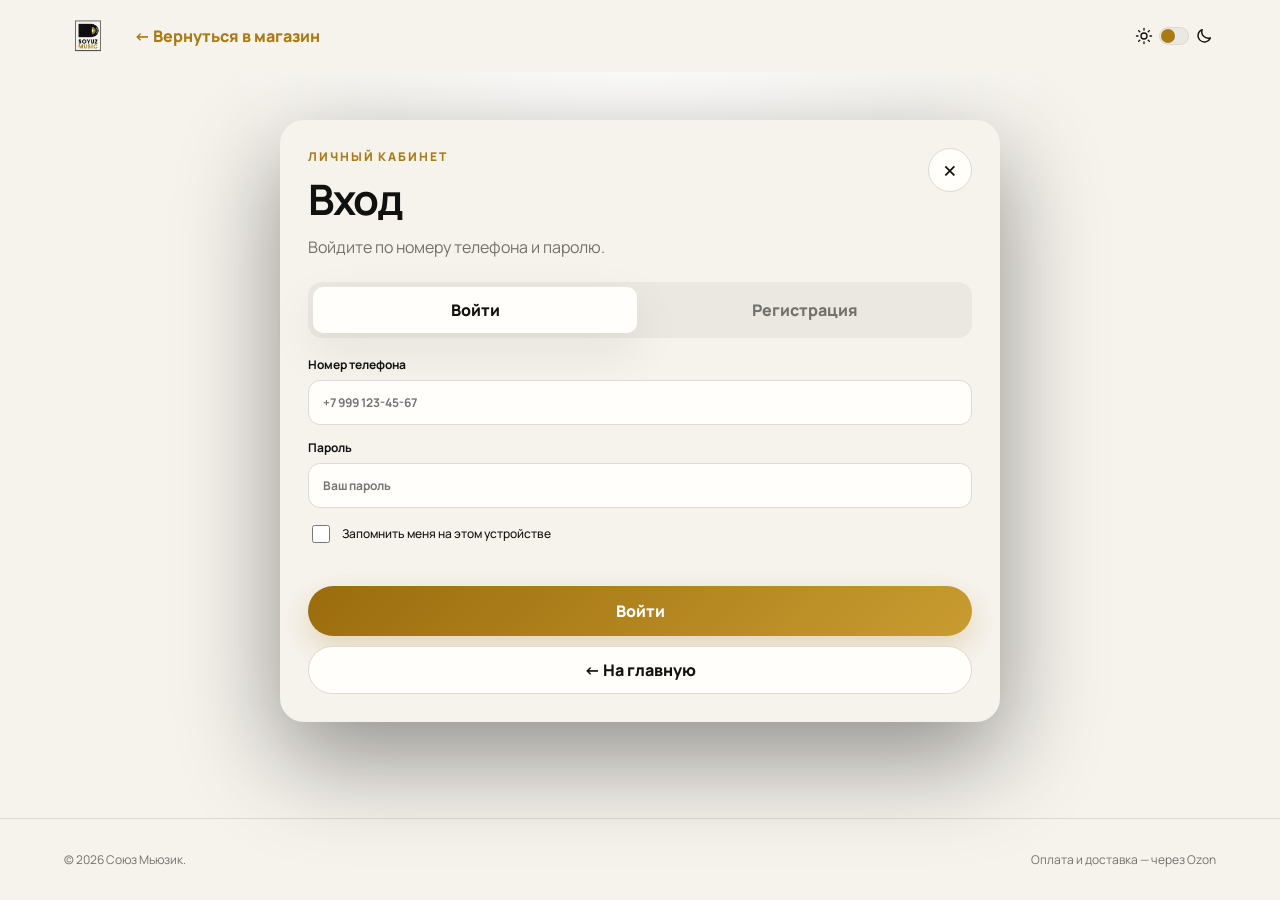
<file: account.html>
<!doctype html>
<html lang="ru">
<head>
  <meta charset="utf-8">
  <meta name="viewport" content="width=device-width, initial-scale=1">
  <meta name="theme-color" content="#f6f3ed" id="theme-color">
  <meta name="description" content="Личный кабинет интернет-магазина Союз Мьюзик.">
  <title>Личный кабинет — Союз Мьюзик</title>
  <link rel="icon" type="image/png" sizes="600x600" href="logo.png?v=31">
  <link rel="apple-touch-icon" href="logo.png?v=31">
  <link rel="preconnect" href="https://fonts.googleapis.com">
  <link rel="preconnect" href="https://fonts.gstatic.com" crossorigin>
  <link href="https://fonts.googleapis.com/css2?family=Manrope:wght@400;500;600;700;800&display=swap" rel="stylesheet">
  <script>
    const savedTheme = localStorage.getItem('soyuz-theme');
    if (savedTheme === 'light' || savedTheme === 'dark') document.documentElement.dataset.theme = savedTheme;
  </script>
  <link rel="stylesheet" href="styles.css?v=48">
  <script src="auth-config.js?v=31"></script>
  <script src="auth.js?v=47" defer></script>
  <script src="external-browser.js?v=31" defer></script>
</head>
<body class="account-page" data-page="account">
  <header class="account-page-header">
    <a class="account-page-brand" href="./" aria-label="Союз Мьюзик — вернуться в магазин">
      <img class="site-logo" src="logo-theme.png?v=12" alt="Союз Мьюзик" width="48" height="48">
    </a>
    <a class="account-back-link" href="./">← Вернуться в магазин</a>
    <button class="theme-toggle" id="theme-toggle" type="button" aria-label="Включить тёмную тему" aria-pressed="false" title="Сменить тему">
      <svg class="theme-icon-sun" aria-hidden="true" viewBox="0 0 24 24"><circle cx="12" cy="12" r="4"/><path d="M12 2v2m0 16v2M4.93 4.93l1.42 1.42m11.3 11.3 1.42 1.42M2 12h2m16 0h2M4.93 19.07l1.42-1.42m11.3-11.3 1.42-1.42"/></svg>
      <span class="theme-toggle-track" aria-hidden="true"><span class="theme-toggle-thumb"></span></span>
      <svg class="theme-icon-moon" aria-hidden="true" viewBox="0 0 24 24"><path d="M20.5 14.4A8.5 8.5 0 0 1 9.6 3.5 8.5 8.5 0 1 0 20.5 14.4Z"/></svg>
    </button>
  </header>

  <main class="account-page-shell">
    <section class="auth-dialog account-page-card" id="auth-dialog" aria-label="Личный кабинет">
      <a class="close-button auth-close" href="./" aria-label="Вернуться в магазин">×</a>
      <section class="auth-entry" id="auth-entry">
        <div class="auth-head">
          <p class="eyebrow">Личный кабинет</p>
          <h1 id="auth-title">Вход</h1>
          <p id="auth-subtitle">Войдите по номеру телефона и паролю.</p>
        </div>
        <div class="auth-tabs" role="tablist" aria-label="Вход или регистрация">
          <button class="auth-tab active" type="button" data-auth-mode="login" role="tab" aria-selected="true">Войти</button>
          <button class="auth-tab" type="button" data-auth-mode="register" role="tab" aria-selected="false">Регистрация</button>
        </div>
        <form id="auth-form">
          <label class="auth-register-field" hidden>Имя
            <input id="auth-name" type="text" autocomplete="name" maxlength="80" placeholder="Как к вам обращаться">
          </label>
          <label class="auth-register-field" hidden>Электронная почта
            <input id="auth-email" type="email" inputmode="email" autocomplete="email" maxlength="160" placeholder="name@example.com">
          </label>
          <label>Номер телефона
            <input id="auth-phone" type="tel" inputmode="tel" autocomplete="tel" placeholder="+7 999 123-45-67" required>
          </label>
          <label>Пароль
            <input id="auth-password" type="password" autocomplete="current-password" minlength="6" placeholder="Ваш пароль" required>
          </label>
          <label class="remember-row"><input id="auth-remember" type="checkbox"> Запомнить меня на этом устройстве</label>
          <p class="auth-message" id="auth-message" role="status" aria-live="polite"></p>
          <button class="primary-button auth-submit" type="submit">Войти</button>
          <button class="account-home-button auth-home-public" id="auth-home-public" type="button">← На главную</button>
        </form>
      </section>

      <div class="auth-session" id="auth-session" hidden>
        <div class="account-panel-heading">
          <p class="eyebrow">Личный кабинет</p>
          <h1 id="account-page-title">Мои данные</h1>
        </div>
        <p>Вы вошли как <strong id="auth-user-name"></strong></p>
        <form class="auth-profile" id="auth-profile-form">
          <label>Имя
            <input id="auth-profile-name" type="text" autocomplete="name" maxlength="80" required>
          </label>
          <label>Электронная почта для уведомлений
            <input id="auth-profile-email" type="email" inputmode="email" autocomplete="email" maxlength="160" required>
          </label>
          <p class="auth-profile-phone">Логин: <strong id="auth-user-phone"></strong></p>
          <p class="auth-message" id="auth-profile-message" role="status" aria-live="polite"></p>
          <button class="primary-button auth-profile-save" type="submit">Сохранить данные</button>
        </form>
        <section class="auth-waitlist" aria-labelledby="auth-waitlist-title">
          <div class="auth-waitlist-head">
            <h2 id="auth-waitlist-title">Мой лист ожидания</h2>
            <span id="auth-waitlist-count">0</span>
          </div>
          <div class="auth-waitlist-list" id="auth-waitlist-list">
            <p class="auth-waitlist-empty">Список пока пуст.</p>
          </div>
        </section>
        <section class="auth-newsletter" aria-labelledby="auth-newsletter-title">
          <div class="auth-newsletter-head">
            <div>
              <h2 id="auth-newsletter-title">Анонсы новинок</h2>
              <p>Выберите, о каких новых поступлениях присылать письма.</p>
            </div>
            <label class="newsletter-switch">
              <input id="newsletter-enabled" type="checkbox">
              <span>Подписаться</span>
            </label>
          </div>
          <form id="newsletter-form">
            <fieldset id="newsletter-options" disabled>
              <legend>Какие новинки присылать</legend>
              <label><input type="radio" name="newsletter-scope" value="all" checked> Все новинки</label>
              <label><input type="radio" name="newsletter-scope" value="import"> Только импортные издания</label>
              <label><input type="radio" name="newsletter-scope" value="russian"> Только российские издания</label>
              <label><input type="radio" name="newsletter-scope" value="artist"> Только выбранный артист</label>
              <label class="newsletter-artist-field" id="newsletter-artist-field" hidden>
                Артист
                <input id="newsletter-artist" type="search" list="newsletter-artists" autocomplete="off" placeholder="Начните вводить имя артиста">
                <datalist id="newsletter-artists"></datalist>
              </label>
            </fieldset>
            <p class="auth-message" id="newsletter-message" role="status" aria-live="polite"></p>
            <button class="primary-button newsletter-save" type="submit">Сохранить подписку</button>
          </form>
        </section>
        <div class="account-panel-actions">
          <button class="account-home-button" id="auth-home" type="button">← На главную</button>
          <button class="account-logout-button" id="auth-logout" type="button">Выйти</button>
        </div>
        <button class="danger-button" id="auth-delete" type="button">Удалить аккаунт</button>
      </div>
    </section>
  </main>

  <footer class="account-page-footer">
    <p>© 2026 Союз Мьюзик.</p>
    <p>Оплата и доставка — через Ozon</p>
  </footer>

  <script>
    const themeButton = document.querySelector('#theme-toggle');
    const themeMedia = window.matchMedia('(prefers-color-scheme: dark)');
    const currentTheme = () => document.documentElement.dataset.theme || (themeMedia.matches ? 'dark' : 'light');
    const renderTheme = () => {
      const dark = currentTheme() === 'dark';
      themeButton.dataset.theme = dark ? 'dark' : 'light';
      themeButton.setAttribute('aria-pressed', String(dark));
      themeButton.setAttribute('aria-label', dark ? 'Включить светлую тему' : 'Включить тёмную тему');
      document.querySelector('#theme-color').content = dark ? '#11100e' : '#f6f3ed';
    };
    themeButton.addEventListener('click', () => {
      const nextTheme = currentTheme() === 'dark' ? 'light' : 'dark';
      document.documentElement.dataset.theme = nextTheme;
      localStorage.setItem('soyuz-theme', nextTheme);
      renderTheme();
    });
    renderTheme();
  </script>
</body>
</html>
</file>
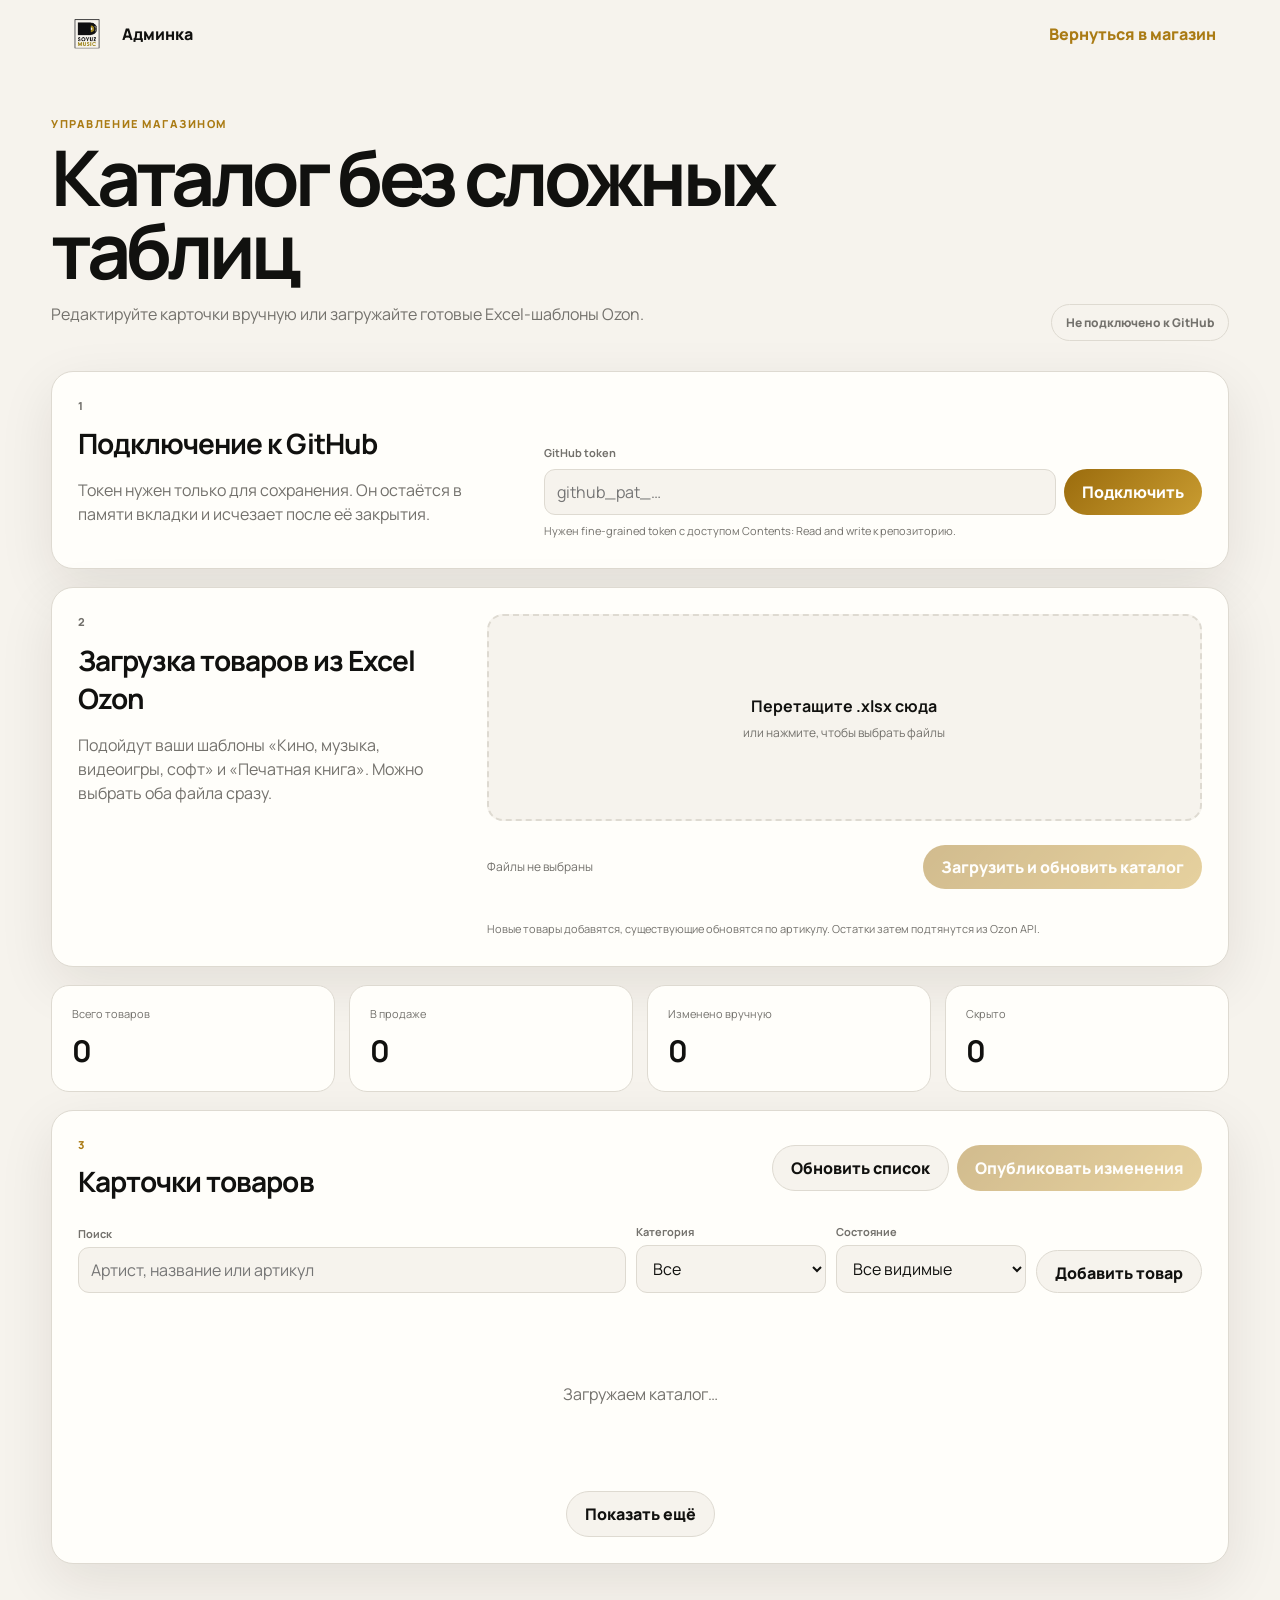
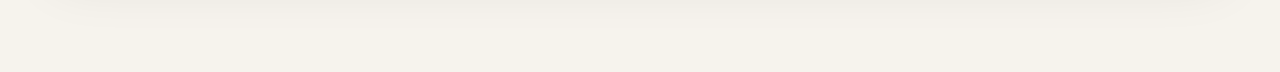
<file: admin.html>
<!doctype html>
<html lang="ru">
<head>
  <meta charset="utf-8">
  <meta name="viewport" content="width=device-width, initial-scale=1">
  <meta name="color-scheme" content="light dark">
  <meta name="theme-color" content="#f6f3ed" media="(prefers-color-scheme: light)">
  <meta name="theme-color" content="#11100e" media="(prefers-color-scheme: dark)">
  <meta name="robots" content="noindex,nofollow">
  <title>Админка — Союз Мьюзик</title>
  <link rel="preconnect" href="https://fonts.googleapis.com">
  <link rel="preconnect" href="https://fonts.gstatic.com" crossorigin>
  <link href="https://fonts.googleapis.com/css2?family=Manrope:wght@400;500;600;700;800&display=swap" rel="stylesheet">
  <link rel="stylesheet" href="admin.css?v=16">
  <script src="admin.js?v=16" defer></script>
</head>
<body>
  <header class="admin-header">
    <a class="admin-brand" href="index.html"><img src="logo-theme.png?v=12" alt="Союз Мьюзик"><span>Админка</span></a>
    <a class="back-link" href="index.html">Вернуться в магазин</a>
  </header>

  <main class="admin-shell">
    <section class="admin-intro">
      <div><p class="eyebrow">Управление магазином</p><h1>Каталог без сложных таблиц</h1><p>Редактируйте карточки вручную или загружайте готовые Excel-шаблоны Ozon.</p></div>
      <span class="connection-badge" id="connection-badge">Не подключено к GitHub</span>
    </section>

    <section class="setup-card" aria-labelledby="github-title">
      <div>
        <p class="step-number">1</p>
        <h2 id="github-title">Подключение к GitHub</h2>
        <p>Токен нужен только для сохранения. Он остаётся в памяти вкладки и исчезает после её закрытия.</p>
      </div>
      <div class="token-form">
        <label for="github-token">GitHub token</label>
        <div><input id="github-token" type="password" autocomplete="off" spellcheck="false" placeholder="github_pat_…"><button class="primary-button" id="connect-github" type="button">Подключить</button></div>
        <p id="github-status" class="field-status" role="status" aria-live="polite">Нужен fine-grained token с доступом Contents: Read and write к репозиторию.</p>
      </div>
    </section>

    <section class="excel-card" aria-labelledby="excel-title">
      <div>
        <p class="step-number">2</p>
        <h2 id="excel-title">Загрузка товаров из Excel Ozon</h2>
        <p>Подойдут ваши шаблоны «Кино, музыка, видеоигры, софт» и «Печатная книга». Можно выбрать оба файла сразу.</p>
      </div>
      <div class="drop-zone" id="drop-zone">
        <input id="excel-files" type="file" accept=".xlsx" multiple>
        <strong>Перетащите .xlsx сюда</strong>
        <span>или нажмите, чтобы выбрать файлы</span>
      </div>
      <div class="excel-actions">
        <div id="excel-file-list" class="excel-file-list"><span>Файлы не выбраны</span></div>
        <button class="primary-button" id="upload-excel" type="button" disabled>Загрузить и обновить каталог</button>
      </div>
      <p id="excel-status" class="field-status" role="status" aria-live="polite">Новые товары добавятся, существующие обновятся по артикулу. Остатки затем подтянутся из Ozon API.</p>
    </section>

    <section class="stats" aria-label="Сводка каталога">
      <article><span>Всего товаров</span><strong id="stat-total">0</strong></article>
      <article><span>В продаже</span><strong id="stat-available">0</strong></article>
      <article><span>Изменено вручную</span><strong id="stat-changed">0</strong></article>
      <article><span>Скрыто</span><strong id="stat-hidden">0</strong></article>
    </section>

    <section class="catalog-admin" aria-labelledby="catalog-admin-title">
      <div class="section-head">
        <div><p class="step-number">3</p><h2 id="catalog-admin-title">Карточки товаров</h2></div>
        <div class="head-actions"><button class="secondary-button" id="refresh-data" type="button">Обновить список</button><button class="primary-button" id="publish-changes" type="button" disabled>Опубликовать изменения</button></div>
      </div>
      <div class="admin-toolbar">
        <label class="search-field"><span>Поиск</span><input id="admin-search" type="search" placeholder="Артист, название или артикул"></label>
        <label><span>Категория</span><select id="admin-category"><option value="all">Все</option><option value="vinyl">Винил</option><option value="cd">CD</option><option value="tape">Кассеты</option><option value="book">Книги</option><option value="movie">Фильмы</option></select></label>
        <label><span>Состояние</span><select id="admin-state"><option value="visible">Все видимые</option><option value="changed">Изменённые</option><option value="manual">Добавленные вручную</option><option value="hidden">Скрытые</option></select></label>
        <button class="secondary-button add-button" id="add-product" type="button">Добавить товар</button>
      </div>
      <p class="unsaved-note" id="unsaved-note" hidden>Есть неопубликованные изменения.</p>
      <div class="product-admin-list" id="product-admin-list"><p class="loading">Загружаем каталог…</p></div>
      <button class="secondary-button load-more-admin" id="load-more-admin" type="button" hidden>Показать ещё</button>
    </section>
  </main>

  <dialog class="editor-dialog" id="editor-dialog">
    <form id="product-form">
      <div class="editor-head"><div><p class="eyebrow">Карточка товара</p><h2 id="editor-title">Редактирование</h2></div><button class="close-button" id="editor-close" type="button" aria-label="Закрыть">×</button></div>
      <div class="editor-grid">
        <label>Артикул<input name="id" required></label>
        <label>Категория<select name="category" required><option value="vinyl">Винил</option><option value="cd">CD</option><option value="tape">Кассета</option><option value="book">Книга</option><option value="movie">Фильм</option></select></label>
        <label class="wide">Артист / автор<input name="artist" required></label>
        <label class="wide">Название<input name="title" required></label>
        <label>Цена, ₽<input name="price" type="number" min="0" step="1" required></label>
        <label>Зачёркнутая цена, ₽<input name="oldPrice" type="number" min="0" step="1"></label>
        <label>Остаток<input name="stock" type="number" min="0" step="1"></label>
        <label class="check-label"><input name="available" type="checkbox"> В продаже</label>
        <label>Год издания<input name="year" type="number" min="0" max="2100"></label>
        <label>Дата публикации<input name="publishedAt" type="date"></label>
        <label>Носитель / формат<input name="format"></label>
        <label>Короткая деталь<input name="detail"></label>
        <label>Жанр<input name="genre"></label>
        <label>Издатель<input name="publisher"></label>
        <label class="wide">Ссылка на главное фото<input name="image" type="url"></label>
        <label class="wide">Все фото, по одной ссылке в строке<textarea name="images" rows="4"></textarea></label>
        <label class="wide">Описание<textarea name="description" rows="7"></textarea></label>
        <label class="wide">Характеристики: одна строка «Название: значение»<textarea name="specs" rows="7"></textarea></label>
      </div>
      <div class="image-preview"><img id="editor-image" alt="Предпросмотр изображения" hidden><span id="editor-image-empty">Нет изображения</span></div>
      <div class="editor-actions"><button class="secondary-button" id="editor-cancel" type="button">Отмена</button><button class="primary-button" type="submit">Сохранить в черновик</button></div>
    </form>
  </dialog>

  <div class="admin-toast" id="admin-toast" role="status" aria-live="polite"></div>
</body>
</html>
</file>
<file: styles.css>
:root {
  color-scheme: light;
  --ink: #11110f;
  --paper: #f6f3ed;
  --white: #fffefa;
  --muted: #73716c;
  --line: #dedad1;
  --gold: #aa7b14;
  --gold-light: #d5ae4b;
  --green: #19833e;
  --shadow: 0 18px 50px rgba(30, 24, 12, .08);
  --header-bg: rgba(246,243,237,.96);
  --surface-soft: #ebe8e2;
  --hero-glow: #fff;
  --body-text: #3e3c38;
  --callout-bg: #11110f;
  --callout-text: #fff;
  --panel-translucent: rgba(255,254,250,.88);
  --counter-bg: #11110f;
  --counter-text: #fff;
  --disabled-bg: #d4d0c8;
  --waitlist-bg: #d8d6d0;
  --waitlist-text: #45423d;
}

@media (prefers-color-scheme: dark) {
  :root:not([data-theme="light"]) {
    color-scheme: dark;
    --ink: #f4f1e9;
    --paper: #11100e;
    --white: #1a1916;
    --muted: #aaa69c;
    --line: #3b3831;
    --gold: #c69220;
    --gold-light: #e2ba59;
    --green: #54c97a;
    --shadow: 0 18px 50px rgba(0, 0, 0, .28);
    --header-bg: rgba(17,16,14,.96);
    --surface-soft: #26241f;
    --hero-glow: #26231d;
    --body-text: #d4d0c7;
    --callout-bg: #090907;
    --callout-text: #f8f5ed;
    --panel-translucent: rgba(26,25,22,.9);
    --counter-bg: #f4f1e9;
    --counter-text: #11110f;
    --disabled-bg: #4a463f;
    --waitlist-bg: #45423c;
    --waitlist-text: #f4f1e9;
  }
  :root:not([data-theme="light"]) .site-logo { filter: brightness(0) saturate(100%) invert(72%) sepia(66%) saturate(684%) hue-rotate(358deg) brightness(91%) contrast(87%); }
}

:root[data-theme="dark"] {
  color-scheme: dark;
  --ink: #f4f1e9;
  --paper: #11100e;
  --white: #1a1916;
  --muted: #aaa69c;
  --line: #3b3831;
  --gold: #c69220;
  --gold-light: #e2ba59;
  --green: #54c97a;
  --shadow: 0 18px 50px rgba(0, 0, 0, .28);
  --header-bg: rgba(17,16,14,.96);
  --surface-soft: #26241f;
  --hero-glow: #26231d;
  --body-text: #d4d0c7;
  --callout-bg: #090907;
  --callout-text: #f8f5ed;
  --panel-translucent: rgba(26,25,22,.9);
  --counter-bg: #f4f1e9;
  --counter-text: #11110f;
  --disabled-bg: #4a463f;
  --waitlist-bg: #45423c;
  --waitlist-text: #f4f1e9;
}
:root[data-theme="dark"] .site-logo { filter: brightness(0) saturate(100%) invert(72%) sepia(66%) saturate(684%) hue-rotate(358deg) brightness(91%) contrast(87%); }
:root[data-theme="light"] .site-logo { filter: none; }

* { box-sizing: border-box; }
[hidden] { display: none !important; }
html { scroll-behavior: smooth; }
body { margin: 0; background: var(--paper); color: var(--ink); font-family: Manrope, Arial, sans-serif; }
button, input, select { font: inherit; }
button, a { -webkit-tap-highlight-color: transparent; }
a { color: inherit; }
.sr-only { position: absolute; width: 1px; height: 1px; padding: 0; margin: -1px; overflow: hidden; clip: rect(0,0,0,0); white-space: nowrap; border: 0; }
.site-header { height: 70px; display: grid; grid-template-columns: auto auto minmax(240px, 1fr) auto auto auto auto auto; gap: 14px; align-items: center; padding: 0 4vw; background: var(--header-bg); border: 0; box-shadow: none; position: sticky; top: 0; z-index: 50; backdrop-filter: blur(16px); }
.brand img { width: 50px; height: 50px; object-fit: contain; display: block; }
.site-logo { background: transparent; transition: filter .2s ease; }
.main-nav { display: flex; align-items: center; gap: 10px; }
.main-nav a { text-decoration: none; font-weight: 700; padding: 8px 16px; border-radius: 999px; }
.main-nav a.active, .main-nav a:hover { background: linear-gradient(135deg, var(--gold), #c79a2c); color: white; }
.header-search { max-width: 520px; width: 100%; justify-self: end; background: var(--surface-soft); border-radius: 999px; display: flex; align-items: center; gap: 12px; padding: 0 4px 0 22px; }
.header-search svg { width: 24px; fill: none; stroke: currentColor; stroke-width: 2; }
.header-search input { width: 100%; border: 0; outline: 0; background: transparent; padding: 9px 0; }
.search-button { flex: 0 0 auto; border: 0; border-radius: 999px; padding: 8px 16px; background: linear-gradient(135deg, var(--gold), #c79a2c); color: white; font-weight: 800; cursor: pointer; }
.search-button:hover { filter: brightness(1.06); }
.icon-button { width: 42px; height: 42px; padding: 8px; border: 0; background: transparent; position: relative; cursor: pointer; }
.icon-button svg { width: 100%; fill: none; stroke: currentColor; stroke-width: 1.8; stroke-linecap: round; stroke-linejoin: round; }
.theme-toggle { width: 84px; height: 42px; display: inline-flex; align-items: center; justify-content: center; gap: 6px; padding: 5px; border: 0; border-radius: 999px; background: transparent; color: var(--ink); cursor: pointer; }
.theme-toggle > svg { width: 18px; height: 18px; flex: 0 0 auto; fill: none; stroke: currentColor; stroke-width: 1.8; stroke-linecap: round; stroke-linejoin: round; }
.theme-toggle-track { width: 30px; height: 18px; flex: 0 0 auto; padding: 2px; border-radius: 99px; background: var(--surface-soft); box-shadow: inset 0 0 0 1px var(--line); }
.theme-toggle-thumb { display: block; width: 14px; height: 14px; border-radius: 50%; background: var(--gold); transform: translateX(0); transition: transform .2s ease; }
.theme-toggle[data-theme="dark"] .theme-toggle-thumb { transform: translateX(12px); }
.theme-toggle:focus-visible { outline: 2px solid var(--gold); outline-offset: 2px; }
.account-button { width: auto; min-width: 42px; display: inline-flex; align-items: center; gap: 7px; }
.account-button svg { width: 26px; }
.account-label { max-width: 92px; overflow: hidden; text-overflow: ellipsis; white-space: nowrap; font-size: 11px; font-weight: 800; }
.counter { position: absolute; right: 0; top: 0; display: grid; place-items: center; min-width: 21px; height: 21px; padding: 0 5px; border-radius: 99px; background: var(--counter-bg); color: var(--counter-text); font-size: 11px; font-weight: 800; }
.counter.gold { background: var(--gold); color: white; }
.menu-toggle { display: none; }

.hero { min-height: 460px; padding: 36px 5vw 22px; display: grid; grid-template-columns: 1.02fr .98fr; gap: 3vw; overflow: hidden; position: relative; background: radial-gradient(circle at 55% 10%, var(--hero-glow) 0, transparent 35%), var(--paper); }
.hero-copy { align-self: center; position: relative; z-index: 2; }
.eyebrow { margin: 0 0 14px; color: var(--gold); font-size: 12px; font-weight: 800; letter-spacing: .16em; text-transform: uppercase; }
h1 { margin: 0; font-size: clamp(44px, 4.2vw, 72px); line-height: .97; letter-spacing: -.055em; }
h1 em { color: var(--gold); font-style: normal; }
.hero-subtitle { font-size: clamp(18px, 1.7vw, 24px); color: var(--muted); margin: 20px 0 22px; }
.primary-button { display: inline-flex; align-items: center; justify-content: center; gap: 16px; min-width: 230px; padding: 14px 26px; border: 0; border-radius: 999px; text-decoration: none; color: white; font-weight: 800; background: linear-gradient(135deg, #9b6c0d, #c99c31); box-shadow: 0 12px 30px rgba(168, 120, 17, .24); cursor: pointer; }
.primary-button:hover { transform: translateY(-2px); }
.primary-button span { font-size: 22px; }
.hero-points { position: relative; z-index: 3; display: flex; flex-wrap: wrap; gap: 8px 20px; margin-top: 22px; padding-bottom: 6px; color: var(--muted); font-size: 12px; font-weight: 600; }
.hero-points span::before { content: "✓"; color: var(--gold); margin-right: 7px; font-weight: 900; }
.hero-art { position: relative; min-height: 420px; align-self: stretch; }
.hero-vinyl-wrap { position: absolute; z-index: 1; width: min(55vw, 900px); max-width: none; right: -6vw; top: 50%; transform: translateY(-50%); }
.hero-vinyl-reference { display: block; width: 100%; height: auto; filter: drop-shadow(0 28px 45px rgba(41,31,15,.16)); }

.category-strip { display: grid; grid-template-columns: repeat(4, minmax(0, 1fr)); gap: 14px; min-width: 0; padding: 0 2vw 28px; }
#categories { scroll-margin-top: 128px; }
.category-card { appearance: none; width: 100%; min-width: 0; aspect-ratio: 2.45; min-height: 0; border: 0; outline: 0; border-radius: 12px; padding: 0; cursor: pointer; overflow: hidden; position: relative; background: #12110f; box-shadow: none; clip-path: inset(1px round 12px); }
.category-card:focus-visible { outline: 2px solid var(--gold); outline-offset: 3px; }
.category-card img { display: block; position: absolute; max-width: none; pointer-events: none; }
.vinyl-card img { --crop-center-x: 14.2%; width: 411.12%; height: 509.78%; left: -8.34%; top: -336.79%; }
.cd-card img { --crop-center-x: 38.5%; width: 446.24%; height: 509.78%; left: -121.61%; top: -336.79%; }
.tape-card img { --crop-center-x: 62.5%; width: 422.86%; height: 509.78%; left: -214.05%; top: -336.79%; }
.book-card img { --crop-center-x: 86.8%; width: 433.18%; height: 509.78%; left: -325.86%; top: -336.79%; }
.category-card:hover { transform: translateY(-4px); }

@media (prefers-color-scheme: dark) {
  :root:not([data-theme="light"]) .category-card { clip-path: inset(0 round 12px); }
  :root:not([data-theme="light"]) .category-card img { transform: scale(1.04); transform-origin: var(--crop-center-x) 75.9%; }
}
:root[data-theme="dark"] .category-card { clip-path: inset(0 round 12px); }
:root[data-theme="dark"] .category-card img { transform: scale(1.04); transform-origin: var(--crop-center-x) 75.9%; }

.about { scroll-margin-top: 70px; display: grid; grid-template-columns: minmax(280px, .9fr) minmax(360px, 1.1fr); gap: clamp(32px, 5vw, 76px); padding: clamp(48px, 6vw, 84px) 7vw; background: var(--white); border-block: 1px solid var(--line); }
.about-heading { align-self: start; position: sticky; top: 98px; }
.about-heading h2 { margin: 12px 0 0; max-width: 620px; font-size: clamp(38px, 5vw, 72px); line-height: .98; letter-spacing: -.055em; }
.about-heading h2 em { color: var(--gold); font-style: normal; }
.about-copy { max-width: 760px; font-size: clamp(17px, 1.35vw, 22px); line-height: 1.65; color: var(--body-text); }
.about-copy p { margin: 0 0 24px; }
.about-copy p:first-child { color: var(--ink); font-size: 1.15em; font-weight: 800; }
.about-signature { color: var(--ink); font-weight: 700; }
.detail-name-details { min-height: 0; margin-top: 4px; }

.catalog-section { padding: 64px 4vw; }
.catalog-heading { display: flex; align-items: end; justify-content: space-between; gap: 30px; margin-bottom: 30px; }
.catalog-heading h2, .integration-callout h2, .cart-dialog h2 { margin: 0; font-size: clamp(38px, 5vw, 70px); letter-spacing: -.05em; }
.catalog-heading > div > p:last-child { color: var(--muted); margin-bottom: 0; }
.catalog-back-button { margin-top: 14px; border: 0; border-radius: 999px; padding: 11px 17px; background: var(--gold); color: #fff; font: inherit; font-weight: 800; cursor: pointer; }
.catalog-back-button[hidden] { display: none; }
.catalog-tools { display: flex; align-items: end; gap: 12px; }
.catalog-tools label { color: var(--muted); font-size: 12px; }
select { display: block; margin-top: 6px; min-width: 220px; padding: 12px 42px 12px 16px; border: 1px solid var(--line); border-radius: 999px; background: var(--white); color: var(--ink); }
.filter-toggle { display: none; border: 1px solid var(--line); padding: 12px 18px; border-radius: 999px; background: var(--white); }
.catalog-layout { display: grid; grid-template-columns: 260px 1fr; gap: 24px; }
.filters { align-self: start; position: sticky; top: 86px; max-height: calc(100svh - 102px); overflow-y: auto; overscroll-behavior: contain; scrollbar-gutter: stable; padding: 24px; border: 1px solid var(--line); border-radius: 16px; background: var(--panel-translucent); box-shadow: var(--shadow); }
.filters::-webkit-scrollbar { width: 8px; }
.filters::-webkit-scrollbar-thumb { border: 2px solid transparent; border-radius: 99px; background: color-mix(in srgb, var(--gold) 55%, transparent); background-clip: padding-box; }
.filter-group { padding: 6px 0 20px; border-bottom: 1px solid var(--line); margin-bottom: 18px; }
.filter-group h3 { font-size: 15px; margin: 0 0 14px; }
.filter-group label { display: flex; align-items: center; gap: 10px; margin: 11px 0; font-size: 13px; cursor: pointer; }
.filter-group label span { margin-left: auto; color: var(--muted); }
.filter-group input[type="radio"], .filter-group input[type="checkbox"] { accent-color: var(--gold); width: 17px; height: 17px; }
.filter-search-label { display: block !important; margin: 0 0 8px !important; color: var(--muted); font-size: 11px !important; cursor: default !important; }
.filter-search { width: 100%; min-width: 0; margin: 0; border: 1px solid var(--line); border-radius: 10px; padding: 10px 12px; background: var(--white); color: var(--ink); outline: 0; }
.filter-search:focus { border-color: var(--gold); box-shadow: 0 0 0 3px color-mix(in srgb, var(--gold) 18%, transparent); }
.artist-combobox { position: relative; }
.artist-dropdown { position: absolute; z-index: 25; inset: calc(100% + 6px) 0 auto; max-height: 310px; overflow-y: auto; overscroll-behavior: contain; padding: 6px; border: 1px solid var(--line); border-radius: 12px; background: var(--white); box-shadow: var(--shadow); }
.artist-dropdown[hidden] { display: none; }
.artist-letter { position: sticky; top: -6px; z-index: 1; padding: 7px 8px 5px; background: var(--white); color: var(--gold); font-size: 11px; font-weight: 800; letter-spacing: .12em; }
.artist-option { display: block; width: 100%; border: 0; border-radius: 8px; padding: 8px; background: transparent; color: var(--ink); text-align: left; font-size: 12px; cursor: pointer; }
.artist-option:hover, .artist-option:focus { outline: 0; background: var(--surface-soft); }
.artist-empty { margin: 0; padding: 10px; color: var(--muted); font-size: 12px; }
.range-label { display: block !important; }
.range-label > span { display: flex; justify-content: space-between; color: var(--muted); }
.range-label input { width: 100%; accent-color: var(--gold); margin-top: 14px; }
.text-button { border: 0; background: none; color: var(--gold); font-weight: 800; padding: 0; cursor: pointer; }
.filter-reset-button { width: 100%; margin-bottom: 18px; border: 1px solid var(--gold); border-radius: 999px; padding: 11px 14px; background: transparent; color: var(--gold); font-weight: 800; cursor: pointer; }
.filter-reset-button:hover { background: var(--gold); color: #fff; }
.product-grid { display: grid; grid-template-columns: repeat(3, minmax(0,1fr)); gap: 16px; }
.product-card { border: 1px solid var(--line); border-radius: 16px; background: var(--white); overflow: hidden; box-shadow: var(--shadow); transition: transform .2s ease, box-shadow .2s ease; cursor: pointer; }
.product-card:hover { transform: translateY(-4px); box-shadow: 0 22px 60px rgba(30,24,12,.13); }
.cover { aspect-ratio: 1.08; margin: 10px; border-radius: 11px; position: relative; overflow: hidden; display: grid; place-items: center; color: white; background: var(--cover); }
.cover-image { position: absolute; inset: 0; width: 100%; height: 100%; min-width: 0; min-height: 0; object-fit: contain; object-position: center; display: block; background: var(--surface-soft); }
.cover.has-image::before, .cover.has-image::after { display: none; }
.cover::before { content: ""; width: 70%; aspect-ratio: 1; border-radius: 50%; background: repeating-radial-gradient(circle, #151515 0 4px, #292929 5px 6px, #111 7px 10px); box-shadow: 0 12px 24px rgba(0,0,0,.3); }
.cover::after { content: attr(data-mark); position: absolute; inset: auto 16px 14px; font-size: 24px; line-height: .9; font-weight: 800; text-transform: uppercase; letter-spacing: -.04em; white-space: pre-line; }
.product-card[data-category="cd"] .cover::before { border-radius: 50%; background: conic-gradient(#f04, #ffb000, #2ad7ff, #863cff, #f04); }
.product-card[data-category="tape"] .cover::before { border-radius: 12px; aspect-ratio: 1.65; background: linear-gradient(#bababa, #333); box-shadow: inset 0 0 0 12px rgba(255,255,255,.45); }
.product-card[data-category="book"] .cover::before { border-radius: 4px; width: 50%; aspect-ratio: .72; background: linear-gradient(90deg, #d1b16a 0 8%, #151412 9% 100%); }
.product-title-row { display: grid; grid-template-columns: minmax(0, 1fr) auto; gap: 10px; align-items: start; }
.product-title-copy, .product-title-row h3 { min-width: 0; }
.favorite-button { position: static; width: 38px; height: 38px; margin-top: -3px; border-radius: 50%; border: 1px solid var(--line); background: var(--surface-soft); color: var(--ink); display: grid; place-items: center; flex: 0 0 auto; font-size: 22px; cursor: pointer; }
.favorite-button.active { color: #c1102b; }
.badge { position: absolute; left: 14px; bottom: 14px; padding: 7px 12px; border-radius: 999px; background: var(--gold); color: white; font-size: 11px; font-weight: 800; z-index: 2; }
.product-info { padding: 8px 18px 18px; }
.product-info h3 { font-size: 19px; line-height: 1.15; margin: 0 0 3px; }
.product-info h4 { margin: 5px 0 0; font-size: 16px; line-height: 1.25; }
.album-details { color: var(--muted); font-size: 12px; line-height: 1.35; margin: 7px 0 12px; min-height: 33px; }
.album-details.empty { visibility: hidden; }
.chips { display: flex; flex-wrap: wrap; gap: 6px; margin-bottom: 12px; }
.chips span { border: 1px solid var(--line); padding: 4px 9px; border-radius: 99px; font-size: 11px; }
.price-row { display: flex; justify-content: space-between; align-items: center; margin-bottom: 14px; }
.price { font-size: 24px; font-weight: 800; letter-spacing: -.04em; }
.stock { color: var(--green); font-size: 11px; font-weight: 800; }
.stock.out { color: #a74836; }
.buy-button { width: 100%; padding: 13px 16px; border: 0; border-radius: 999px; background: linear-gradient(135deg, #9b6c0d, #c99c31); color: white; font-weight: 800; cursor: pointer; }
.buy-button[data-waitlist] { background: var(--waitlist-bg); color: var(--waitlist-text); }
.buy-button[data-waiting="true"] { background: #17813b; color: #fff; }
.buy-button[data-waiting="true"]:hover { background: #126d31; }
.buy-button:disabled { background: var(--disabled-bg); cursor: not-allowed; }
.empty-state { text-align: center; padding: 80px 20px; border: 1px dashed var(--line); border-radius: 16px; }
.loading { grid-column: 1 / -1; padding: 80px 20px; text-align: center; color: var(--muted); }
.load-more { display: block; margin: 28px auto 0; padding: 14px 28px; border: 1px solid var(--gold); border-radius: 999px; background: transparent; color: var(--gold); font-weight: 800; cursor: pointer; }
.load-more:hover { background: var(--gold); color: white; }

.integration-callout { margin: 0 4vw 70px; padding: 54px; border-radius: 24px; display: grid; grid-template-columns: 1.2fr 1fr auto; gap: 50px; align-items: end; background: var(--callout-bg); color: var(--callout-text); }
.integration-callout h2 { font-size: clamp(36px, 4vw, 60px); }
.integration-callout > p { color: #c9c5bc; line-height: 1.7; margin: 0; }
.integration-callout > a { color: var(--gold-light); font-weight: 800; }
footer { min-height: 90px; padding: 20px 5vw; border-top: 1px solid var(--line); display: flex; gap: 28px; align-items: center; color: var(--muted); font-size: 12px; }
footer img { object-fit: contain; }
footer p:last-child { margin-left: auto; }
.admin-link { color: var(--gold); font-weight: 800; text-decoration: none; }
.admin-link:hover { text-decoration: underline; }

.account-page { min-height: 100svh; display: flex; flex-direction: column; background: radial-gradient(circle at 50% 0, var(--hero-glow), transparent 38%), var(--paper); }
.account-page-header { min-height: 72px; display: flex; align-items: center; gap: 18px; padding: 10px 5vw; background: var(--header-bg); position: sticky; top: 0; z-index: 10; backdrop-filter: blur(16px); }
.account-page-brand { display: block; margin-right: 4px; }
.account-page-brand img { display: block; width: 48px; height: 48px; object-fit: contain; }
.account-back-link { margin-right: auto; color: var(--gold); font-weight: 800; text-decoration: none; }
.account-back-link:hover { text-decoration: underline; }
.account-page-shell { width: 100%; flex: 1; display: grid; place-items: start center; padding: clamp(24px, 4vw, 48px) 16px; }
.account-page .account-page-card { position: relative; display: block; width: min(720px, 100%); max-height: none; overflow: visible; margin: 0; }
.account-page-footer { min-height: 64px; }

.auth-dialog { width: min(460px, calc(100% - 28px)); max-height: 88vh; overflow-y: auto; border: 0; border-radius: 24px; padding: 28px; background: var(--paper); color: var(--ink); box-shadow: 0 35px 100px rgba(0,0,0,.42); }
.auth-dialog::backdrop { background: rgba(12,11,9,.62); backdrop-filter: blur(6px); }
.auth-close { float: right; }
.auth-head { padding-right: 58px; }
.auth-head h1, .auth-head h2 { margin: 0; font-size: 42px; letter-spacing: -.05em; }
.auth-head > p:last-child { color: var(--muted); }
.account-panel-heading { padding-right: 58px; }
.account-panel-heading h1, .account-panel-heading h2 { margin: 0 0 20px; font-size: 36px; letter-spacing: -.045em; }
.auth-tabs { clear: both; display: grid; grid-template-columns: 1fr 1fr; gap: 6px; margin: 24px 0 18px; padding: 5px; border-radius: 14px; background: var(--surface-soft); }
.auth-tab { border: 0; border-radius: 10px; padding: 12px; background: transparent; color: var(--muted); font-weight: 800; cursor: pointer; }
.auth-tab.active { background: var(--white); color: var(--ink); box-shadow: var(--shadow); }
#auth-form > label { display: grid; gap: 7px; margin: 14px 0; font-size: 12px; font-weight: 700; }
#auth-form input[type="tel"], #auth-form input[type="password"], #auth-form input[type="text"], #auth-form input[type="email"], .auth-profile input { width: 100%; border: 1px solid var(--line); border-radius: 12px; padding: 13px 14px; background: var(--white); color: var(--ink); outline: 0; }
#auth-form input:focus { border-color: var(--gold); box-shadow: 0 0 0 3px color-mix(in srgb, var(--gold) 18%, transparent); }
#auth-form .remember-row { display: flex; align-items: center; gap: 9px; font-weight: 500; }
.remember-row input { width: 18px; height: 18px; accent-color: var(--gold); }
.auth-message { min-height: 20px; margin: 6px 0; color: #a74836; font-size: 12px; }
.auth-message.success { color: var(--green); }
.auth-submit { width: 100%; }
.auth-home-public { width: 100%; margin-top: 10px; }
.auth-session { clear: both; padding: 0 0 8px; }
.auth-profile { display: grid; gap: 12px; margin: 20px 0; }
.auth-profile label { display: grid; gap: 7px; font-size: 12px; font-weight: 700; }
.auth-profile input:focus { border-color: var(--gold); box-shadow: 0 0 0 3px color-mix(in srgb, var(--gold) 18%, transparent); outline: 0; }
.auth-profile-phone { margin: 0; color: var(--muted); font-size: 12px; }
.auth-profile-save { width: 100%; }
.auth-waitlist { margin: 26px 0 20px; padding-top: 22px; border-top: 1px solid var(--line); }
.auth-waitlist-head { display: flex; align-items: center; justify-content: space-between; gap: 16px; margin-bottom: 12px; }
.auth-waitlist-head h3 { margin: 0; font-size: 20px; }
.auth-waitlist-head span { min-width: 28px; height: 28px; display: grid; place-items: center; border-radius: 99px; background: var(--surface-soft); color: var(--gold); font-size: 12px; font-weight: 800; }
.auth-waitlist-list { display: grid; gap: 9px; max-height: 260px; overflow-y: auto; }
.auth-waitlist-item { padding: 13px 14px; border: 1px solid var(--line); border-radius: 12px; background: var(--white); }
.auth-waitlist-item strong, .auth-waitlist-item span { display: block; }
.auth-waitlist-item strong { font-size: 13px; line-height: 1.4; }
.auth-waitlist-item span { margin-top: 6px; color: var(--green); font-size: 11px; font-weight: 800; }
.auth-waitlist-item span.ready { color: var(--gold); }
.auth-waitlist-empty { margin: 0; color: var(--muted); font-size: 12px; line-height: 1.5; }
.auth-newsletter { margin: 26px 0 20px; padding-top: 22px; border-top: 1px solid var(--line); }
.auth-newsletter-head { display: flex; align-items: start; justify-content: space-between; gap: 20px; margin-bottom: 18px; }
.auth-newsletter-head h2 { margin: 0; font-size: 20px; }
.auth-newsletter-head p { margin: 6px 0 0; color: var(--muted); font-size: 12px; line-height: 1.5; }
.newsletter-switch { display: flex; align-items: center; gap: 8px; flex: 0 0 auto; font-size: 12px; font-weight: 800; cursor: pointer; }
.newsletter-switch input { width: 19px; height: 19px; accent-color: var(--gold); }
#newsletter-form fieldset { display: grid; gap: 11px; margin: 0; border: 1px solid var(--line); border-radius: 14px; padding: 16px; background: var(--white); }
#newsletter-form fieldset:disabled { opacity: .5; }
#newsletter-form legend { padding: 0 6px; font-size: 12px; font-weight: 800; }
#newsletter-form fieldset > label { display: flex; align-items: center; gap: 9px; font-size: 13px; cursor: pointer; }
#newsletter-form input[type="radio"] { width: 17px; height: 17px; accent-color: var(--gold); }
#newsletter-form .newsletter-artist-field { display: grid; align-items: initial; gap: 7px; margin-top: 4px; font-size: 12px; font-weight: 700; }
#newsletter-form .newsletter-artist-field[hidden] { display: none; }
#newsletter-form input[type="search"] { width: 100%; border: 1px solid var(--line); border-radius: 12px; padding: 13px 14px; background: var(--paper); color: var(--ink); outline: 0; }
#newsletter-form input[type="search"]:focus { border-color: var(--gold); box-shadow: 0 0 0 3px color-mix(in srgb, var(--gold) 18%, transparent); }
.newsletter-save { width: 100%; }
.account-panel-actions { display: grid; grid-template-columns: 1fr 1fr; gap: 10px; margin-top: 20px; }
.account-home-button, .account-logout-button { border-radius: 999px; padding: 12px 16px; font-weight: 800; cursor: pointer; }
.account-home-button { border: 1px solid var(--line); background: var(--white); color: var(--ink); }
.account-home-button:hover { border-color: var(--gold); color: var(--gold); }
.account-logout-button { border: 0; background: var(--gold); color: #fff; }
.account-logout-button:hover { filter: brightness(1.08); }
.danger-button { display: block; width: 100%; margin-top: 16px; border: 1px solid #a74836; border-radius: 999px; padding: 12px 18px; background: transparent; color: #c65b48; font-weight: 800; cursor: pointer; }
.danger-button:hover { background: #a74836; color: white; }
.notification-dialog { width: min(560px, calc(100% - 28px)); max-height: 82vh; border: 0; border-radius: 24px; padding: 28px; background: var(--paper); color: var(--ink); box-shadow: 0 35px 100px rgba(0,0,0,.42); }
.notification-dialog::backdrop { background: rgba(12,11,9,.62); backdrop-filter: blur(6px); }
.notification-dialog h2 { margin: 0; font-size: clamp(34px, 5vw, 50px); letter-spacing: -.05em; }
.notification-list { display: grid; gap: 10px; margin-top: 22px; }
.notification-item { width: 100%; border: 1px solid var(--line); border-radius: 14px; padding: 16px; background: var(--white); color: var(--ink); text-align: left; cursor: pointer; }
.notification-item strong { display: block; margin-bottom: 5px; }
.notification-item span, .notification-empty { color: var(--muted); }
.notification-home { width: 100%; margin-top: 18px; }

@media (min-width: 1101px) {
  .hero { height: auto; min-height: 440px; padding-block: 24px 20px; }
  .hero-art { min-height: 0; }
  .category-strip { padding-bottom: 18px; }
  .category-card { aspect-ratio: auto; height: clamp(118px, 10.5vw, 160px); }
}

.cart-dialog { width: min(560px, calc(100% - 32px)); max-height: 82vh; border: 0; border-radius: 22px; padding: 28px; background: var(--paper); box-shadow: 0 40px 100px rgba(0,0,0,.35); }
.cart-dialog::backdrop, .product-dialog::backdrop { background: rgba(12,11,9,.62); backdrop-filter: blur(6px); }
.dialog-head { display: flex; justify-content: space-between; align-items: start; }
.cart-dialog h2 { font-size: 44px; }
.close-button { width: 44px; height: 44px; display: grid; place-items: center; border: 1px solid var(--line); border-radius: 50%; background: var(--white); color: var(--ink); font-size: 28px; line-height: 1; text-decoration: none; cursor: pointer; }
.cart-line { display: grid; grid-template-columns: 1fr auto auto; gap: 14px; align-items: center; padding: 16px 0; border-bottom: 1px solid var(--line); }
.cart-line button { border: 0; background: none; color: #a74836; cursor: pointer; }
.cart-total { display: flex; justify-content: space-between; align-items: center; padding: 24px 0; }
.cart-total strong { font-size: 26px; }
.checkout-button { width: 100%; }
.dialog-note { text-align: center; color: var(--muted); font-size: 12px; }
.product-dialog { width: min(1100px, calc(100% - 32px)); max-height: 92vh; border: 0; border-radius: 24px; padding: 28px; background: var(--paper); box-shadow: 0 40px 100px rgba(0,0,0,.4); }
.product-dialog .product-close { position: sticky; top: 0; float: right; z-index: 5; }
#product-detail { display: grid; grid-template-columns: minmax(300px, .9fr) minmax(0, 1.1fr); gap: 36px; clear: both; }
.detail-gallery { min-width: 0; }
.detail-main-image, .detail-image-placeholder { width: 100%; aspect-ratio: 1; object-fit: contain; border-radius: 16px; background: var(--white); border: 1px solid var(--line); }
.detail-image-placeholder { display: grid; place-items: center; color: var(--muted); }
.detail-thumbnails { display: grid; grid-template-columns: repeat(5, 1fr); gap: 8px; margin-top: 10px; }
.detail-thumbnails button { border: 1px solid var(--line); border-radius: 10px; background: var(--white); padding: 3px; cursor: pointer; }
.detail-thumbnails img { width: 100%; aspect-ratio: 1; object-fit: contain; display: block; }
.detail-content { min-width: 0; padding: 8px 12px 24px 0; }
.detail-content h2 { margin: 0; font-size: clamp(32px, 4vw, 56px); line-height: 1; letter-spacing: -.045em; }
.detail-title { color: var(--muted); font-size: 20px; line-height: 1.45; margin: 14px 0 22px; }
.detail-price-row { display: flex; align-items: center; justify-content: space-between; gap: 20px; padding: 18px 0; border-block: 1px solid var(--line); }
.detail-price-row strong { font-size: 32px; }
.detail-actions { display: grid; grid-template-columns: 1fr auto; gap: 10px; margin: 18px 0 30px; }
.detail-favorite { border: 1px solid var(--line); border-radius: 999px; padding: 12px 18px; background: var(--white); font-weight: 800; cursor: pointer; }
.detail-favorite.active { color: #c1102b; }
.detail-tabs { display: grid; grid-template-columns: 1fr 1fr; gap: 8px; margin-top: 28px; padding: 5px; border-radius: 14px; background: var(--surface-soft); }
.detail-tab { border: 0; border-radius: 10px; padding: 13px 16px; background: transparent; color: var(--muted); font: inherit; font-weight: 800; cursor: pointer; }
.detail-tab.active { background: var(--white); color: var(--ink); box-shadow: 0 4px 14px rgba(30,27,22,.09); }
.detail-tab:disabled { opacity: .42; cursor: default; }
.detail-tab-panel { margin-top: 18px; max-height: 360px; overflow: auto; padding-right: 8px; }
.detail-tab-panel[hidden] { display: none; }
.detail-description { margin: 0; white-space: normal; color: var(--body-text); line-height: 1.65; }
.detail-description + .tracklist-block { margin-top: 14px; }
.tracklist-block { color: var(--body-text); line-height: 1.55; }
.tracklist-block strong { display: block; margin-bottom: 6px; color: var(--ink); }
.tracklist-lines { display: grid; gap: 4px; }
.tracklist-lines > div { min-width: 0; }
.detail-empty { color: var(--muted); }
.detail-specs { margin: 0; }
.detail-specs div { display: grid; grid-template-columns: minmax(130px, .8fr) minmax(0, 1.2fr); gap: 18px; padding: 10px 0; border-bottom: 1px solid var(--line); }
.detail-specs dt { color: var(--muted); }
.detail-specs dd { margin: 0; font-weight: 600; overflow-wrap: anywhere; }
.toast { position: fixed; left: 50%; bottom: 30px; transform: translate(-50%, 30px); background: var(--callout-bg); color: var(--callout-text); padding: 13px 20px; border-radius: 99px; z-index: 100; opacity: 0; pointer-events: none; transition: .25s; }
.toast.show { opacity: 1; transform: translate(-50%,0); }
.external-browser-banner { position: fixed; z-index: 120; left: 50%; bottom: 14px; width: min(680px, calc(100% - 24px)); transform: translateX(-50%); display: grid; grid-template-columns: minmax(0,1fr) auto auto; gap: 12px; align-items: center; padding: 14px 16px; border: 1px solid var(--line); border-radius: 18px; background: var(--paper); color: var(--ink); box-shadow: 0 18px 55px rgba(0,0,0,.28); }
.external-browser-banner strong { display: block; font-size: 15px; }
.external-browser-banner span { display: block; margin-top: 3px; color: var(--muted); font-size: 12px; }
.external-browser-open { border: 0; border-radius: 999px; padding: 10px 15px; background: var(--gold); color: #fff; font: inherit; font-weight: 800; white-space: nowrap; cursor: pointer; }
.external-browser-close { width: 34px; height: 34px; border: 0; border-radius: 50%; background: var(--surface-soft); color: var(--ink); font-size: 21px; line-height: 1; cursor: pointer; }

@media (max-width: 1100px) {
  .site-header { grid-template-columns: auto auto minmax(180px,1fr) auto auto auto auto auto; gap: 8px; padding-inline: 3vw; }
  .account-label { display: none; }
  .main-nav { display: flex; position: static; padding: 0; background: none; border: 0; }
  .main-nav a:not(:first-child) { display: none; }
  .menu-toggle { display: none; }
  .product-grid { grid-template-columns: repeat(2, minmax(0,1fr)); }
  .about { gap: 46px; padding-inline: 5vw; }
}

@media (max-width: 900px) {
  .site-header { height: auto; min-height: 112px; grid-template-columns: auto auto minmax(0,1fr) auto auto auto auto auto; grid-template-rows: 56px 48px; gap: 0 3px; padding: 0 8px 8px; }
  .brand, .main-nav, .account-button, #notification-button, #theme-toggle, #favorites-button, #cart-button { grid-row: 1; }
  .brand { grid-column: 1; }
  .main-nav { grid-column: 2; }
  .account-button { grid-column: 4; }
  #notification-button { grid-column: 5; }
  #theme-toggle { grid-column: 6; }
  #favorites-button { grid-column: 7; }
  #cart-button { grid-column: 8; }
  .brand img { width: 38px; height: 38px; }
  .main-nav a { padding: 7px 11px; font-size: 12px; }
  .header-search { grid-row: 2; grid-column: 1 / -1; position: static; max-width: none; min-width: 0; border: 0; border-radius: 999px; padding: 0 4px 0 14px; }
  .header-search input { min-width: 0; }
  .search-button { padding-inline: 14px; }
  .hero { grid-template-columns: 1fr; padding-top: 24px; min-height: auto; }
  .hero-copy { background: var(--paper); padding-bottom: 10px; }
  .hero-points { position: relative; z-index: 3; }
  .hero-art { display: none; }
  .category-strip { grid-template-columns: repeat(2,1fr); }
  .category-card { min-height: 150px; }
  .about { scroll-margin-top: 112px; grid-template-columns: 1fr; gap: 28px; }
  .about-heading { position: static; }
  .catalog-heading { align-items: start; flex-direction: column; }
  .catalog-tools { width: 100%; }
  .catalog-tools label { flex: 1; }
  select { min-width: 0; width: 100%; }
  .filter-toggle { display: block; }
  .catalog-layout { grid-template-columns: 1fr; }
  .filters { display: none; position: static; max-height: none; overflow: visible; scrollbar-gutter: auto; }
  .filters.open { display: block; }
  .product-grid { grid-template-columns: repeat(2, minmax(0,1fr)); }
  .integration-callout { grid-template-columns: 1fr; gap: 24px; padding: 34px; }
  #product-detail { grid-template-columns: 1fr; }
  .detail-main-image { max-height: 58vh; }
}

@media (max-width: 520px) {
  h1 { font-size: 40px; }
  .site-header { gap: 4px; }
  .icon-button { width: 38px; height: 38px; padding: 8px; }
  .theme-toggle { width: 68px; gap: 4px; padding-inline: 2px; }
  .theme-toggle > svg { width: 15px; height: 15px; }
  .account-button { min-width: 38px; }
  .hero { padding: 24px 22px 16px; }
  .hero-subtitle { margin: 16px 0 18px; }
  .hero .primary-button { min-width: 0; width: 100%; padding-block: 13px; }
  .hero-points { display: grid; margin-top: 16px; }
  .external-browser-banner { grid-template-columns: minmax(0,1fr) auto; }
  .external-browser-open { grid-column: 1 / -1; grid-row: 2; width: 100%; }
  .external-browser-close { grid-column: 2; grid-row: 1; }
  .category-strip { grid-template-columns: 1fr; padding-inline: 12px; }
  .category-card { min-height: 0; }
  .about { padding: 40px 24px; }
  .catalog-section { padding: 48px 14px; }
  .empty-state { padding: 44px 18px; }
  .product-grid { grid-template-columns: 1fr; }
  .integration-callout { margin-inline: 14px; }
  footer { align-items: flex-start; flex-wrap: wrap; }
  footer p:last-child { margin-left: 0; }
  .account-page-header { padding-inline: 14px; }
  .account-back-link { font-size: 12px; }
  .account-page-shell { padding: 18px 10px 32px; }
  .account-page-card { padding: 22px 18px; border-radius: 18px; }
  .auth-newsletter-head { display: grid; gap: 12px; }
  .newsletter-switch { width: fit-content; }
  .product-dialog { padding: 18px; }
  .detail-actions { grid-template-columns: 1fr; }
  .detail-thumbnails { grid-template-columns: repeat(4, 1fr); }
}

@media (prefers-reduced-motion: reduce) {
  *, *::before, *::after { scroll-behavior: auto !important; transition-duration: .01ms !important; animation-duration: .01ms !important; }
}


/* V42: only the approved cover photograph and optional new-release carousel. */
.hero-vinyl-wrap { width: min(59vw, 980px); right: -6vw; }
.hero-vinyl-reference { filter: none; }
.featured-carousel { margin: 8px 2vw 26px; padding: 25px clamp(16px,2.2vw,34px); border: 1px solid var(--line); background: var(--white); border-radius: 20px; color: var(--ink); box-shadow: var(--shadow); scroll-margin-top: 92px; }
.featured-head { display: flex; align-items: center; justify-content: space-between; gap: 20px; margin-bottom: 18px; }
.featured-head .eyebrow { margin-bottom: 3px; }
.featured-head h2 { margin: 0; font-size: clamp(25px, 2.3vw, 36px); letter-spacing: -.045em; }
.featured-subtitle { margin: 4px 0 0; color: var(--muted); font-size: 13px; }
.featured-controls { display: flex; gap: 9px; flex: 0 0 auto; }
.featured-arrow { width: 42px; height: 42px; padding: 0; border: 1px solid var(--line); border-radius: 50%; background: var(--paper); color: var(--ink); font-size: 22px; cursor: pointer; }
.featured-arrow:hover,.featured-arrow:focus-visible { outline: none; border-color: var(--gold); color: var(--gold); }
.featured-items { display: grid; grid-template-columns: repeat(3, minmax(0,1fr)); gap: 16px; }
.featured-item { display: flex; align-items: center; gap: 12px; min-width: 0; padding: 12px; color: var(--ink); background: var(--paper); border: 1px solid var(--line); border-radius: 15px; cursor: pointer; text-align: left; }
.featured-item:hover,.featured-item:focus-visible { border-color: var(--gold); outline: none; }
.featured-image { display: grid; place-items: center; flex: 0 0 clamp(86px, 9vw, 145px); height: clamp(86px, 9vw, 145px); min-width: 0; border-radius: 10px; background: var(--white); overflow: hidden; }
.featured-image img { width: 100%; height: 100%; object-fit: contain; }
.featured-item-text { display: flex; flex-direction: column; justify-content: center; min-width: 0; }
.featured-item-artist,.featured-item-album { display: -webkit-box; -webkit-box-orient: vertical; overflow: hidden; -webkit-line-clamp: 2; overflow-wrap: anywhere; }
.featured-item-artist { font-size: clamp(12px,1.05vw,15px); font-weight: 800; line-height: 1.35; }
.featured-item-album { font-size: clamp(11px,.95vw,13px); color: var(--muted); line-height: 1.35; margin-top: 5px; }
.featured-pagination { margin-top: 18px; display: flex; justify-content: center; gap: 7px; }
.featured-dot { border: 0; width: 8px; height: 8px; padding: 0; border-radius: 50%; background: var(--line); cursor: pointer; }
.featured-dot[aria-current="true"] { width: 24px; border-radius: 99px; background: var(--gold); }
@media(max-width: 960px) { .featured-items { grid-template-columns: repeat(2,minmax(0,1fr)); } }
@media(max-width: 700px) { .featured-carousel { margin: 8px 12px 16px; padding: 20px 16px; } .featured-items { grid-template-columns: minmax(0,1fr); } .featured-item { padding: 9px; } .featured-image { flex-basis: 100px; height: 100px; } }
@media(prefers-reduced-motion: reduce) { .featured-carousel * { transition: none !important; } }

/* V42: release artwork intentionally uploaded as PNG, price only inside product details */
.featured-head { align-items: flex-end; }
.featured-subtitle { white-space: pre-line; max-width: 720px; font-size: 14px; line-height: 1.6; }
.featured-items { align-items: stretch; }
.featured-item { display: flex; flex-direction: column; align-items: stretch; padding: 13px; gap: 11px; height: 100%; }
.featured-image { width: 100%; height: clamp(170px, 19vw, 295px); flex: none; background: color-mix(in srgb, var(--white) 75%, var(--paper)); border: 1px solid var(--line); border-radius: 12px; }
.featured-image img { width: 100%; height: 100%; object-fit: contain; }
.featured-item-text { min-height: 48px; padding-inline: 4px; }
.featured-item-artist { font-size: 15px; }
.featured-item-album { font-size: 13px; }
.featured-arrow:disabled { opacity: .35; cursor: default; }
.featured-item:focus-visible { outline: 2px solid var(--gold); outline-offset: 2px; }
@media (max-width:700px) { .featured-image { height: min(75vw, 350px); } }


/* V43: uncropped PNG carousel on desktop, tablet and mobile.
   Each slide keeps its natural aspect ratio inside a responsive stage. */
.featured-carousel { max-width: 1600px; margin-inline: auto; }
.featured-head { min-width: 0; }
.featured-head > div { min-width: 0; }
.featured-image {
  box-sizing: border-box;
  display: flex;
  align-items: center;
  justify-content: center;
  width: 100%;
  min-width: 0;
  height: clamp(195px, 21vw, 345px);
  padding: clamp(10px, 1.5vw, 22px);
  flex: none;
  overflow: visible;
  background: color-mix(in srgb, var(--paper) 86%, var(--white));
}
.featured-image picture { display: flex; align-items: center; justify-content: center; width: 100%; height: 100%; min-width: 0; min-height: 0; }
.featured-image img {
  display: block;
  width: 100%;
  height: 100%;
  max-width: 100%;
  max-height: 100%;
  min-width: 0;
  min-height: 0;
  object-fit: contain;
  object-position: center center;
}
@media (min-width: 1601px) {
  .featured-carousel { margin-left: auto; margin-right: auto; }
}
@media (max-width: 960px) {
  .featured-carousel { margin-inline: 2vw; }
  .featured-image { height: clamp(205px, 31vw, 360px); padding: 16px; }
}
@media (max-width: 700px) {
  .featured-carousel { margin: 8px 12px 18px; padding: 18px 14px; }
  .featured-head { align-items: flex-start; gap: 14px; }
  .featured-controls { align-self: center; }
  .featured-arrow { width: 38px; height: 38px; }
  .featured-items { grid-template-columns: minmax(0, 1fr); }
  .featured-item { min-width: 0; padding: 11px; }
  .featured-image { height: clamp(220px, 65vw, 420px); padding: clamp(12px, 4vw, 24px); }
  .featured-subtitle { overflow-wrap: anywhere; }
}
@media (max-width: 380px) {
  .featured-head { flex-direction: column; }
  .featured-controls { align-self: flex-end; }
  .featured-image { height: min(78vw, 300px); }
}

/* v44: show the full title including parenthesized details; never clamp slide copy. */
.featured-item-text { min-width: 0; height: auto; }
.featured-item-artist,.featured-item-album,.featured-item-description {
  display: block;
  overflow: visible;
  -webkit-line-clamp: unset;
  -webkit-box-orient: initial;
  white-space: pre-wrap;
  overflow-wrap: anywhere;
  text-overflow: clip;
  max-height: none;
}
.featured-item-description { margin-top: 9px; color: var(--muted); font-size: 12px; line-height: 1.5; }


/* V45 — carousel cards use all available horizontal space.
   The current slide count (1, 2 or 3, depending on breakpoint/page)
   determines the number of equal columns; no empty third slot. */
.featured-items {
  width: 100%;
  grid-template-columns: repeat(var(--featured-visible-columns, 3), minmax(0, 1fr));
  justify-content: center;
}
.featured-items[data-visible-count="1"] .featured-item-text {
  align-items: center;
  text-align: center;
}
.featured-items[data-visible-count="1"] .featured-image {
  height: clamp(220px, 28vw, 380px);
}
@media (max-width: 700px) {
  .featured-items[data-visible-count="1"] .featured-image {
    height: min(78vw, 350px);
  }
}

/* V46: keep the carousel wrapper as wide as the category strip.
   Individual products already adapt to remaining slide count. */
.featured-carousel { width: auto; max-width: none; margin: 8px 2vw 26px; }
@media (max-width: 700px) {
  .featured-carousel { margin: 8px 12px 18px; }
}

/* Slightly smaller catalog graphics, without hiding or cropping product covers. */
.category-card { aspect-ratio: 2.75; }
.cover { aspect-ratio: 1.16; margin: 12px; }
@media (max-width: 900px) and (min-width: 521px) {
  .category-card { min-height: 132px; }
}

/* V46: about section automatically grows to fit its editable text.
   Sizes are persisted per site, while viewport interpolation remains responsive. */
.about {
  height: auto;
  min-height: 0;
  --about-heading-size: 72px;
  --about-body-size: 22px;
}
.about-heading h2 {
  font-size: clamp(26px, calc(var(--about-heading-size) * .42 + 2.6vw), var(--about-heading-size));
}
.about-copy {
  font-size: clamp(14px, calc(var(--about-body-size) * .63 + .48vw), var(--about-body-size));
  overflow-wrap: anywhere;
}

/* v47: swipe horizontally through new releases without blocking vertical page scroll. */
#featured-items { touch-action: pan-y; }
.pending-waitlist-prompt { margin: 12px 0; padding: 11px 13px; border: 1px solid var(--gold); border-radius: 10px; color: var(--ink); font-size: 13px; line-height: 1.5; overflow-wrap: anywhere; }

/* V48: responsive transitions for compact tablets, narrow phones and wide screens. */
html, body { max-width: 100%; }

@media (min-width: 1600px) {
  .catalog-section { max-width: 1920px; margin-inline: auto; }
  .product-grid { grid-template-columns: repeat(4, minmax(0, 1fr)); }
}

@media (max-width: 900px) {
  #categories { scroll-margin-top: 120px; }
  .hero-copy { max-width: 760px; }
  .catalog-section { padding-top: 52px; }
}

@media (max-width: 420px) {
  .site-header { gap: 0 3px; padding-inline: 6px; }
  .main-nav { display: none; }
  .header-search { padding-left: 12px; }
  .header-search svg { width: 20px; flex: 0 0 auto; }
  .search-button { padding-inline: 13px; }
  h1 { font-size: clamp(36px, 11.2vw, 40px); }
}
</file>
<file: admin.css>
:root { color-scheme: light; --ink:#11110f; --paper:#f6f3ed; --surface:#fffefa; --soft:#ebe8e2; --muted:#73716c; --line:#dedad1; --gold:#aa7b14; --green:#19833e; --red:#a74836; --shadow:0 18px 55px rgba(30,24,12,.09); }
@media (prefers-color-scheme:dark) { :root { color-scheme:dark; --ink:#f4f1e9; --paper:#11100e; --surface:#1a1916; --soft:#26241f; --muted:#aaa69c; --line:#3b3831; --gold:#c69220; --green:#54c97a; --red:#ef8b76; --shadow:0 18px 55px rgba(0,0,0,.28); } .admin-brand img { filter:brightness(0) saturate(100%) invert(72%) sepia(66%) saturate(684%) hue-rotate(358deg) brightness(91%) contrast(87%); } }
* { box-sizing:border-box; }
body { margin:0; background:var(--paper); color:var(--ink); font-family:Manrope,Arial,sans-serif; }
button,input,select,textarea { font:inherit; }
button { cursor:pointer; }
.admin-header { position:sticky; top:0; z-index:20; height:68px; display:flex; align-items:center; justify-content:space-between; padding:0 5vw; background:color-mix(in srgb,var(--paper) 94%,transparent); backdrop-filter:blur(16px); }
.admin-brand { display:flex; align-items:center; gap:12px; color:inherit; font-weight:800; text-decoration:none; }
.admin-brand img { width:46px; height:46px; object-fit:contain; }
.back-link { color:var(--gold); font-weight:800; text-decoration:none; }
.admin-shell { width:min(1320px,92vw); margin:0 auto; padding:48px 0 90px; }
.admin-intro { display:flex; align-items:end; justify-content:space-between; gap:30px; margin-bottom:30px; }
.eyebrow,.step-number { margin:0 0 10px; color:var(--gold); font-size:11px; font-weight:800; letter-spacing:.14em; text-transform:uppercase; }
h1 { max-width:760px; margin:0; font-size:clamp(42px,6vw,78px); line-height:.95; letter-spacing:-.06em; }
.admin-intro p:last-child { color:var(--muted); }
.connection-badge { flex:0 0 auto; border:1px solid var(--line); border-radius:99px; padding:9px 14px; color:var(--muted); font-size:12px; font-weight:800; }
.connection-badge.connected { border-color:color-mix(in srgb,var(--green) 45%,var(--line)); color:var(--green); }
.setup-card,.api-card,.xml-card,.sync-card,.avito-report-card,.excel-card,.about-card,.catalog-admin { margin:18px 0; border:1px solid var(--line); border-radius:22px; padding:26px; background:var(--surface); box-shadow:var(--shadow); }
.setup-card { display:grid; grid-template-columns:minmax(220px,.8fr) minmax(320px,1.2fr); gap:28px; align-items:end; }
.setup-card[hidden] { display:none!important; }
.api-card { display:grid; grid-template-columns:minmax(220px,.8fr) minmax(320px,1.2fr); gap:28px; align-items:start; }
.sync-card { display:grid; grid-template-columns:minmax(220px,1fr) minmax(260px,.7fr); gap:28px; align-items:center; }
.setup-card h2,.api-card h2,.xml-card h2,.sync-card h2,.avito-report-card h2,.excel-card h2,.about-card h2,.catalog-admin h2 { margin:0; font-size:28px; letter-spacing:-.035em; }
.setup-card p,.api-card p,.xml-card p,.sync-card p,.excel-card p,.about-card p { color:var(--muted); line-height:1.5; }
.sync-actions { display:grid; gap:4px; justify-items:stretch; }
.token-form label,.admin-toolbar label>span,.editor-grid label { color:var(--muted); font-size:11px; font-weight:700; }
.token-form>div { display:flex; gap:8px; margin-top:7px; }
.api-secret-form { display:grid; grid-template-columns:1fr 1fr; gap:13px; }
.api-secret-form label { display:grid; gap:6px; color:var(--muted); font-size:11px; font-weight:700; }
.api-secret-actions { grid-column:1/-1; display:flex; align-items:center; justify-content:space-between; gap:18px; }
.api-secret-actions .field-status { margin:0!important; }
.report-search { width:min(380px,100%); display:grid; gap:6px; color:var(--muted); font-size:11px; font-weight:700; }
.report-summary { margin:18px 0 12px; color:var(--muted); font-size:13px; }
.avito-unmatched-list { display:grid; gap:6px; max-height:420px; overflow:auto; padding-right:5px; }
.avito-unmatched-row { display:grid; grid-template-columns:minmax(120px,.7fr) minmax(220px,2fr) 120px; gap:12px; align-items:center; border:1px solid var(--line); border-radius:12px; padding:10px 12px; background:var(--paper); }
.avito-unmatched-row strong { font-size:12px; }
.avito-unmatched-row span { min-width:0; overflow:hidden; text-overflow:ellipsis; white-space:nowrap; color:var(--muted); font-size:12px; }
.avito-unmatched-row b { text-align:right; font-size:12px; }
.report-more { display:block; margin:14px auto 0; }
input,select,textarea { width:100%; border:1px solid var(--line); border-radius:11px; padding:11px 12px; background:var(--paper); color:var(--ink); outline:0; }
input:focus,select:focus,textarea:focus { border-color:var(--gold); box-shadow:0 0 0 3px color-mix(in srgb,var(--gold) 17%,transparent); }
.primary-button,.secondary-button { border:0; border-radius:999px; padding:11px 18px; font-weight:800; white-space:nowrap; }
.primary-button { background:linear-gradient(135deg,#9b6c0d,#c99c31); color:white; }
.primary-button:disabled { opacity:.45; cursor:not-allowed; }
.secondary-button { border:1px solid var(--line); background:var(--paper); color:var(--ink); }
.field-status { min-height:19px; margin:8px 0 0!important; font-size:11px; }
.field-status.error { color:var(--red); }
.field-status.success { color:var(--green); }
.xml-card,.excel-card { display:grid; grid-template-columns:minmax(220px,.7fr) minmax(330px,1.3fr); gap:24px; }
.drop-zone { position:relative; min-height:150px; display:grid; place-content:center; gap:7px; border:2px dashed var(--line); border-radius:16px; background:var(--paper); text-align:center; transition:.2s; }
.drop-zone.dragging { border-color:var(--gold); background:color-mix(in srgb,var(--gold) 8%,var(--paper)); }
.drop-zone input { position:absolute; inset:0; width:100%; height:100%; opacity:0; cursor:pointer; }
.drop-zone span { color:var(--muted); font-size:12px; }
.xml-actions,.excel-actions { grid-column:2; display:flex; align-items:center; justify-content:space-between; gap:14px; }
.excel-file-list { min-width:0; color:var(--muted); font-size:12px; }
.excel-file-list span { display:block; overflow:hidden; text-overflow:ellipsis; white-space:nowrap; }
.xml-card>.field-status,.excel-card>.field-status { grid-column:2; }
.about-card { display:grid; grid-template-columns:minmax(220px,.65fr) minmax(360px,1.35fr); gap:28px; align-items:start; }
.about-editor { display:grid; gap:13px; }
.about-editor label { display:grid; gap:6px; color:var(--muted); font-size:11px; font-weight:700; }
.about-editor textarea { resize:vertical; line-height:1.5; }
.about-editor-actions { display:flex; align-items:center; justify-content:space-between; gap:18px; }
.about-editor-actions .field-status { margin:0!important; }
.stats { display:grid; grid-template-columns:repeat(4,1fr); gap:14px; margin:18px 0; }
.stats article { border:1px solid var(--line); border-radius:18px; padding:20px; background:var(--surface); }
.stats span { display:block; color:var(--muted); font-size:11px; }
.stats strong { display:block; margin-top:9px; font-size:30px; }
.section-head { display:flex; align-items:center; justify-content:space-between; gap:18px; }
.head-actions { display:flex; gap:8px; }
.admin-toolbar { display:grid; grid-template-columns:minmax(240px,1fr) 190px 190px auto; gap:10px; align-items:end; margin:24px 0; }
.admin-toolbar label { display:grid; gap:6px; }
.add-button { height:43px; }
.unsaved-note { margin:-10px 0 16px; color:var(--gold); font-size:12px; font-weight:700; }
.product-admin-list { display:grid; gap:9px; }
.admin-product { display:grid; grid-template-columns:68px minmax(200px,1.3fr) minmax(140px,.6fr) 110px 110px auto; gap:14px; align-items:center; border:1px solid var(--line); border-radius:15px; padding:10px; background:var(--paper); }
.admin-product img,.admin-image-placeholder { width:68px; height:68px; border-radius:10px; object-fit:contain; background:var(--soft); }
.admin-image-placeholder { display:grid; place-items:center; color:var(--muted); font-size:10px; }
.admin-product h3 { margin:0; font-size:14px; }
.admin-product p { margin:4px 0 0; color:var(--muted); font-size:12px; }
.admin-product .admin-product-name-details { color:var(--ink); line-height:1.35; }
.admin-product small { color:var(--muted); }
.admin-price { font-weight:800; }
.admin-status { display:inline-flex; width:max-content; margin-top:5px; border-radius:99px; padding:4px 8px; background:var(--soft); color:var(--muted); font-size:10px; font-weight:800; }
.admin-status.changed,.admin-status.manual { color:var(--gold); }
.admin-status.hidden { color:var(--red); }
.admin-product-actions { display:flex; flex-wrap:wrap; justify-content:flex-end; gap:6px; }
.admin-product-actions button { border:1px solid var(--line); border-radius:99px; padding:7px 10px; background:var(--surface); color:var(--ink); font-size:11px; font-weight:700; }
.admin-product-actions .danger { color:var(--red); }
.loading,.empty-list { padding:50px 10px; text-align:center; color:var(--muted); }
.load-more-admin { display:block; margin:20px auto 0; }
.editor-dialog { width:min(900px,calc(100% - 28px)); max-height:92vh; border:0; border-radius:22px; padding:0; background:var(--surface); color:var(--ink); box-shadow:0 40px 120px rgba(0,0,0,.4); }
.editor-dialog::backdrop { background:rgba(10,9,8,.66); backdrop-filter:blur(6px); }
.editor-dialog form { padding:26px; }
.editor-head { display:flex; justify-content:space-between; align-items:start; }
.editor-head h2 { margin:0; font-size:38px; letter-spacing:-.05em; }
.close-button { width:44px; height:44px; border:1px solid var(--line); border-radius:50%; background:var(--paper); color:var(--ink); font-size:26px; }
.editor-grid { display:grid; grid-template-columns:1fr 1fr; gap:13px; margin-top:22px; }
.editor-grid label { display:grid; gap:6px; }
.editor-grid .wide { grid-column:1/-1; }
.editor-grid .check-label { display:flex; align-items:center; gap:9px; align-self:end; min-height:43px; color:var(--ink); font-size:13px; }
.check-label input { width:18px; height:18px; accent-color:var(--gold); }
.image-preview { margin-top:14px; min-height:110px; display:grid; place-items:center; border:1px dashed var(--line); border-radius:14px; background:var(--paper); color:var(--muted); font-size:12px; }
.image-preview img { max-width:160px; max-height:160px; object-fit:contain; }
.editor-actions { display:flex; justify-content:flex-end; gap:9px; margin-top:18px; }
.admin-toast { position:fixed; left:50%; bottom:28px; z-index:100; transform:translate(-50%,30px); opacity:0; pointer-events:none; border-radius:99px; padding:12px 18px; background:#111; color:#fff; transition:.2s; }
.admin-toast.show { opacity:1; transform:translate(-50%,0); }
@media (max-width:900px) { .setup-card,.api-card,.xml-card,.sync-card,.excel-card,.about-card { grid-template-columns:1fr; } .xml-actions,.xml-card>.field-status,.excel-actions,.excel-card>.field-status { grid-column:1; } .stats { grid-template-columns:1fr 1fr; } .admin-toolbar { grid-template-columns:1fr 1fr; } .search-field { grid-column:1/-1; } .admin-product { grid-template-columns:58px 1fr auto; } .admin-product img,.admin-image-placeholder { width:58px;height:58px; } .admin-product>*:nth-child(3),.admin-product>*:nth-child(4),.admin-product>*:nth-child(5) { display:none; } }
@media (max-width:600px) { .admin-shell { width:min(94vw,1320px); padding-top:28px; } .admin-intro { align-items:start; flex-direction:column; } h1 { font-size:44px; } .setup-card,.api-card,.xml-card,.sync-card,.avito-report-card,.excel-card,.about-card,.catalog-admin { padding:18px; border-radius:17px; } .token-form>div,.xml-actions,.excel-actions,.about-editor-actions,.api-secret-actions,.section-head { align-items:stretch; flex-direction:column; } .api-secret-form { grid-template-columns:1fr; } .api-secret-actions { grid-column:auto; } .avito-unmatched-row { grid-template-columns:1fr auto; } .avito-unmatched-row strong { grid-column:1/-1; } .stats { gap:8px; } .stats article { padding:15px; } .admin-toolbar { grid-template-columns:1fr; } .search-field { grid-column:auto; } .head-actions { width:100%; } .head-actions button { flex:1; } .admin-product { grid-template-columns:52px 1fr; } .admin-product img,.admin-image-placeholder { width:52px;height:52px; } .admin-product-actions { grid-column:1/-1; justify-content:flex-start; } .editor-grid { grid-template-columns:1fr; } .editor-grid .wide { grid-column:auto; } }


/* V42: new-release carousel controls, isolated from existing admin. */
.featured-admin-card { margin: 18px 0; border: 1px solid var(--line); border-radius: 22px; padding: 26px; background: var(--surface); box-shadow: var(--shadow); }
.featured-admin-card h2 { margin: 0; font-size: 28px; letter-spacing: -.035em; }
.featured-admin-card p { color: var(--muted); line-height: 1.5; }
.featured-admin-head { display: flex; align-items: start; justify-content: space-between; gap: 22px; }
.featured-admin-head p { max-width: 620px; }
.featured-switch { display: flex; align-items: center; gap: 8px; white-space: nowrap; font-weight: 800; font-size: 13px; padding-top: 8px; }
.featured-switch input,.featured-autoplay input { accent-color: var(--gold); width: 17px; height: 17px; }
.featured-admin-settings { display: grid; grid-template-columns: minmax(160px,1fr) minmax(170px,1.5fr) auto 150px; gap: 12px; align-items: end; margin: 22px 0; }
.featured-admin-settings label { display: grid; gap: 7px; font-size: 11px; font-weight: 700; color: var(--muted); }
.featured-admin-settings .featured-autoplay { display: flex; flex-direction: row; gap: 8px; align-items: center; min-height: 44px; font-size: 12px; }
.featured-admin-settings input:not([type="checkbox"]),.featured-admin-settings select,.featured-admin-picker input { box-sizing: border-box; width: 100%; padding: 12px 13px; border-radius: 11px; border: 1px solid var(--line); background: var(--paper); color: var(--ink); }
.featured-admin-picker { position: relative; }
.featured-admin-picker>label { display: block; margin-bottom: 7px; font-weight: 700; color: var(--muted); font-size: 12px; }
.featured-search-results { position: absolute; z-index: 5; left: 0; right: 0; top: 100%; max-height: 290px; overflow: auto; padding: 7px; border: 1px solid var(--line); border-radius: 12px; box-shadow: var(--shadow); background: var(--surface); }
.featured-search-hit { width: 100%; display: flex; align-items: center; gap: 10px; padding: 9px; border: none; border-radius: 8px; background: transparent; color: var(--ink); text-align: left; }
.featured-search-hit:hover,.featured-search-hit:focus-visible { background: var(--soft); }
.featured-search-hit img,.featured-selected-product img { width: 43px; height: 43px; object-fit: contain; border-radius: 7px; background: var(--paper); }
.featured-search-hit span,.featured-selected-product span { display: grid; gap: 3px; min-width: 0; font-size: 12px; }
.featured-search-hit small,.featured-selected-product small { color: var(--muted); }
.featured-admin-products-header { display: flex; justify-content: space-between; gap: 12px; align-items: center; margin: 22px 0 9px; font-size: 13px; }
.featured-admin-products-header span { color: var(--muted); }
.featured-admin-products { display: grid; gap: 8px; }
.featured-selected-product { display: flex; align-items: center; gap: 12px; padding: 9px 12px; border: 1px solid var(--line); border-radius: 12px; background: var(--paper); }
.featured-selected-product>span { flex: 1; }
.featured-position { color: var(--muted); font-size: 12px; font-weight: 800; width: 18px; text-align: center; }
.featured-reorder { display: flex; gap: 5px; }
.featured-reorder button { padding: 7px 9px; border: 1px solid var(--line); border-radius: 8px; background: var(--surface); color: var(--ink); }
.featured-reorder button:disabled { opacity: .4; cursor: default; }
.featured-reorder [data-featured-remove] { color: var(--red); }
.featured-admin-actions { display: flex; gap: 16px; align-items: center; justify-content: space-between; margin-top: 18px; }
.featured-admin-actions p { margin: 0; }
@media(max-width: 930px) { .featured-admin-settings { grid-template-columns: repeat(2,minmax(0,1fr)); } }
@media(max-width: 600px) { .featured-admin-card { padding: 18px; border-radius: 17px; } .featured-admin-head,.featured-admin-actions { flex-direction: column; align-items: stretch; } .featured-switch { white-space: normal; } .featured-admin-settings { grid-template-columns: 1fr; } .featured-selected-product { gap: 7px; padding: 8px; } .featured-reorder { flex-wrap: wrap; } }

/* V42: multiline header copy and individually curated PNGs */
.featured-admin-settings { grid-template-columns: minmax(180px,.9fr) minmax(210px,1.4fr) auto 145px; align-items: start; }
.featured-admin-settings textarea { width:100%; min-height: 85px; resize: vertical; border: 1px solid var(--line); border-radius: 11px; padding: 12px 13px; background: var(--paper); color: var(--ink); line-height: 1.5; }
.featured-admin-settings .featured-autoplay { margin-top: 21px; }
.featured-selected-product { display:grid; grid-template-columns: 18px 84px minmax(120px,1fr) auto auto; gap: 14px; }
.featured-upload-preview { width:84px; height:84px; display:grid; place-items:center; overflow:hidden; border: 1px solid var(--line); border-radius:10px; background:var(--surface); }
.featured-upload-preview img { width:100%; height:100%; object-fit:contain; border-radius: 0; background:transparent; }
.featured-selected-product .featured-no-image { color:var(--red); font-size:11px; text-align:center; }
.featured-selected-name { display:grid; gap:4px; min-width:0; }
.featured-selected-name strong, .featured-selected-name small { display:block; overflow-wrap:anywhere; }
.featured-upload-button { position: relative; display:grid; place-items:center; align-self:center; padding:11px 13px; border:1px solid var(--line); border-radius:11px; background:var(--surface); color:var(--ink); font-weight:700; font-size:12px; cursor:pointer; white-space:nowrap; }
.featured-upload-button input { position:absolute; inset:0; width:100%; height:100%; opacity:0; cursor:pointer; }
.featured-reorder { align-self:center; }
.featured-search-hit { cursor:pointer; }
@media(max-width: 930px) { .featured-admin-settings { grid-template-columns:repeat(2,minmax(0,1fr)); } .featured-selected-product { grid-template-columns:18px 72px 1fr; } .featured-upload-preview { width:72px;height:72px; } .featured-upload-button,.featured-reorder { grid-column:3; justify-self:start; } }
@media(max-width: 600px) { .featured-admin-settings { grid-template-columns:1fr; } .featured-admin-settings .featured-autoplay { margin-top:0; } }

/* v44: independently editable slide metadata; responsive layout in admin. */
.featured-selected-product { grid-template-columns: 18px 84px minmax(0,1fr) 145px auto; align-items: start; }
.featured-slide-fields { display: grid; gap: 9px; min-width: 0; }
.featured-slide-fields label { display: grid; gap: 4px; min-width: 0; color: var(--muted); font-size: 12px; font-weight: 700; }
.featured-slide-fields input,.featured-slide-fields textarea { box-sizing: border-box; width: 100%; min-width: 0; padding: 9px 11px; background: var(--paper); color: var(--ink); border: 1px solid var(--line); border-radius: 9px; font-size: 13px; font-weight: 400; line-height: 1.5; }
.featured-slide-fields textarea { resize: vertical; }
.featured-product-id { display: block; color: var(--muted); font-size: 11px; line-height: 1.4; overflow-wrap: anywhere; }
.featured-selected-product .featured-upload-button,.featured-selected-product .featured-reorder { margin-top: 8px; }
@media(max-width: 930px) { .featured-selected-product { grid-template-columns: 18px 72px minmax(0,1fr); } .featured-selected-product .featured-upload-button,.featured-selected-product .featured-reorder { grid-column: 3; } }
@media(max-width: 520px) { .featured-selected-product { grid-template-columns: 18px 58px minmax(0,1fr); gap: 8px; } .featured-upload-preview { width:58px; height:58px; } }

/* V46: about typography controls */
.about-size-controls { display: grid; grid-template-columns: repeat(2,minmax(0,1fr)); gap: 14px; }
.about-size-controls label { min-width:0; }
.about-size-control { display: flex; align-items: center; gap: 12px; }
.about-size-control input { width: 100%; min-width: 0; accent-color: var(--gold); }
.about-size-control output { flex: 0 0 50px; text-align: right; color: var(--ink); font-variant-numeric: tabular-nums; }
.about-size-help { margin:0 !important; font-size:12px; }
@media(max-width:620px) { .about-size-controls { grid-template-columns: 1fr; } }
</file>
